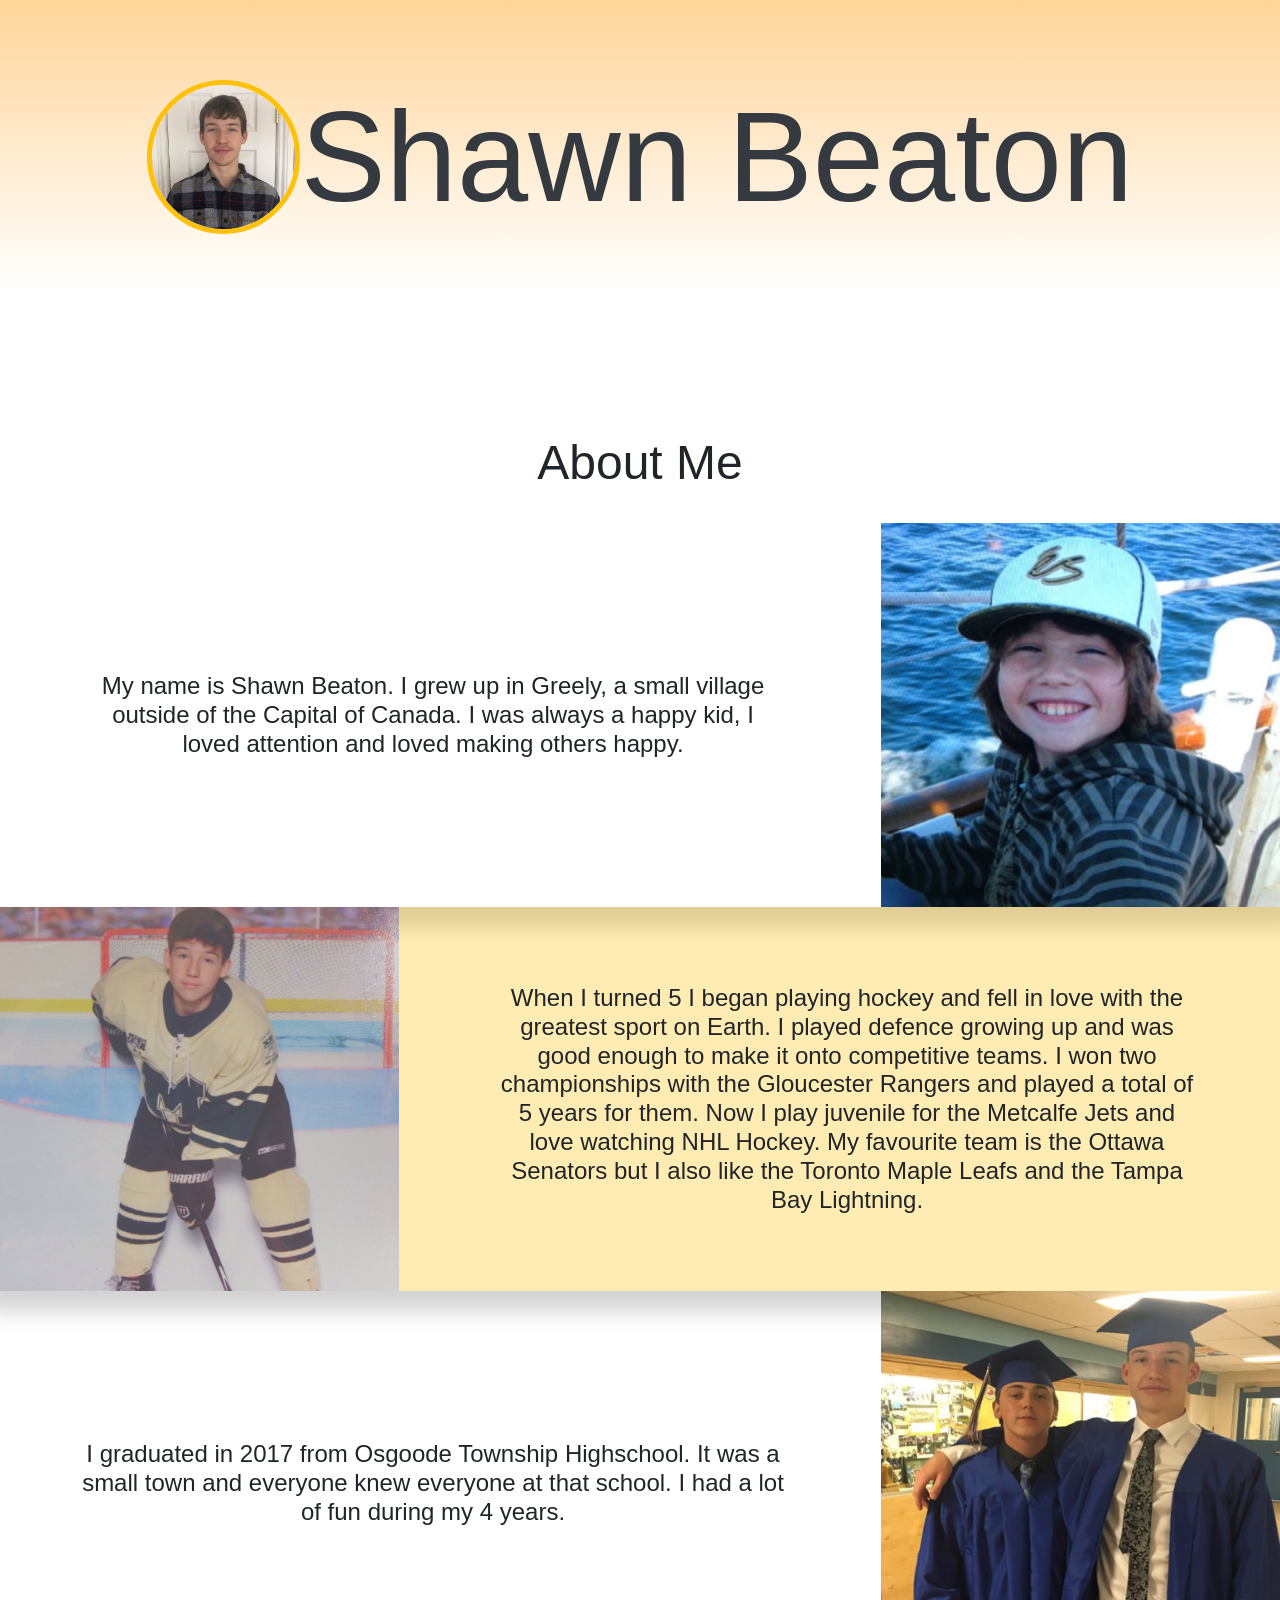
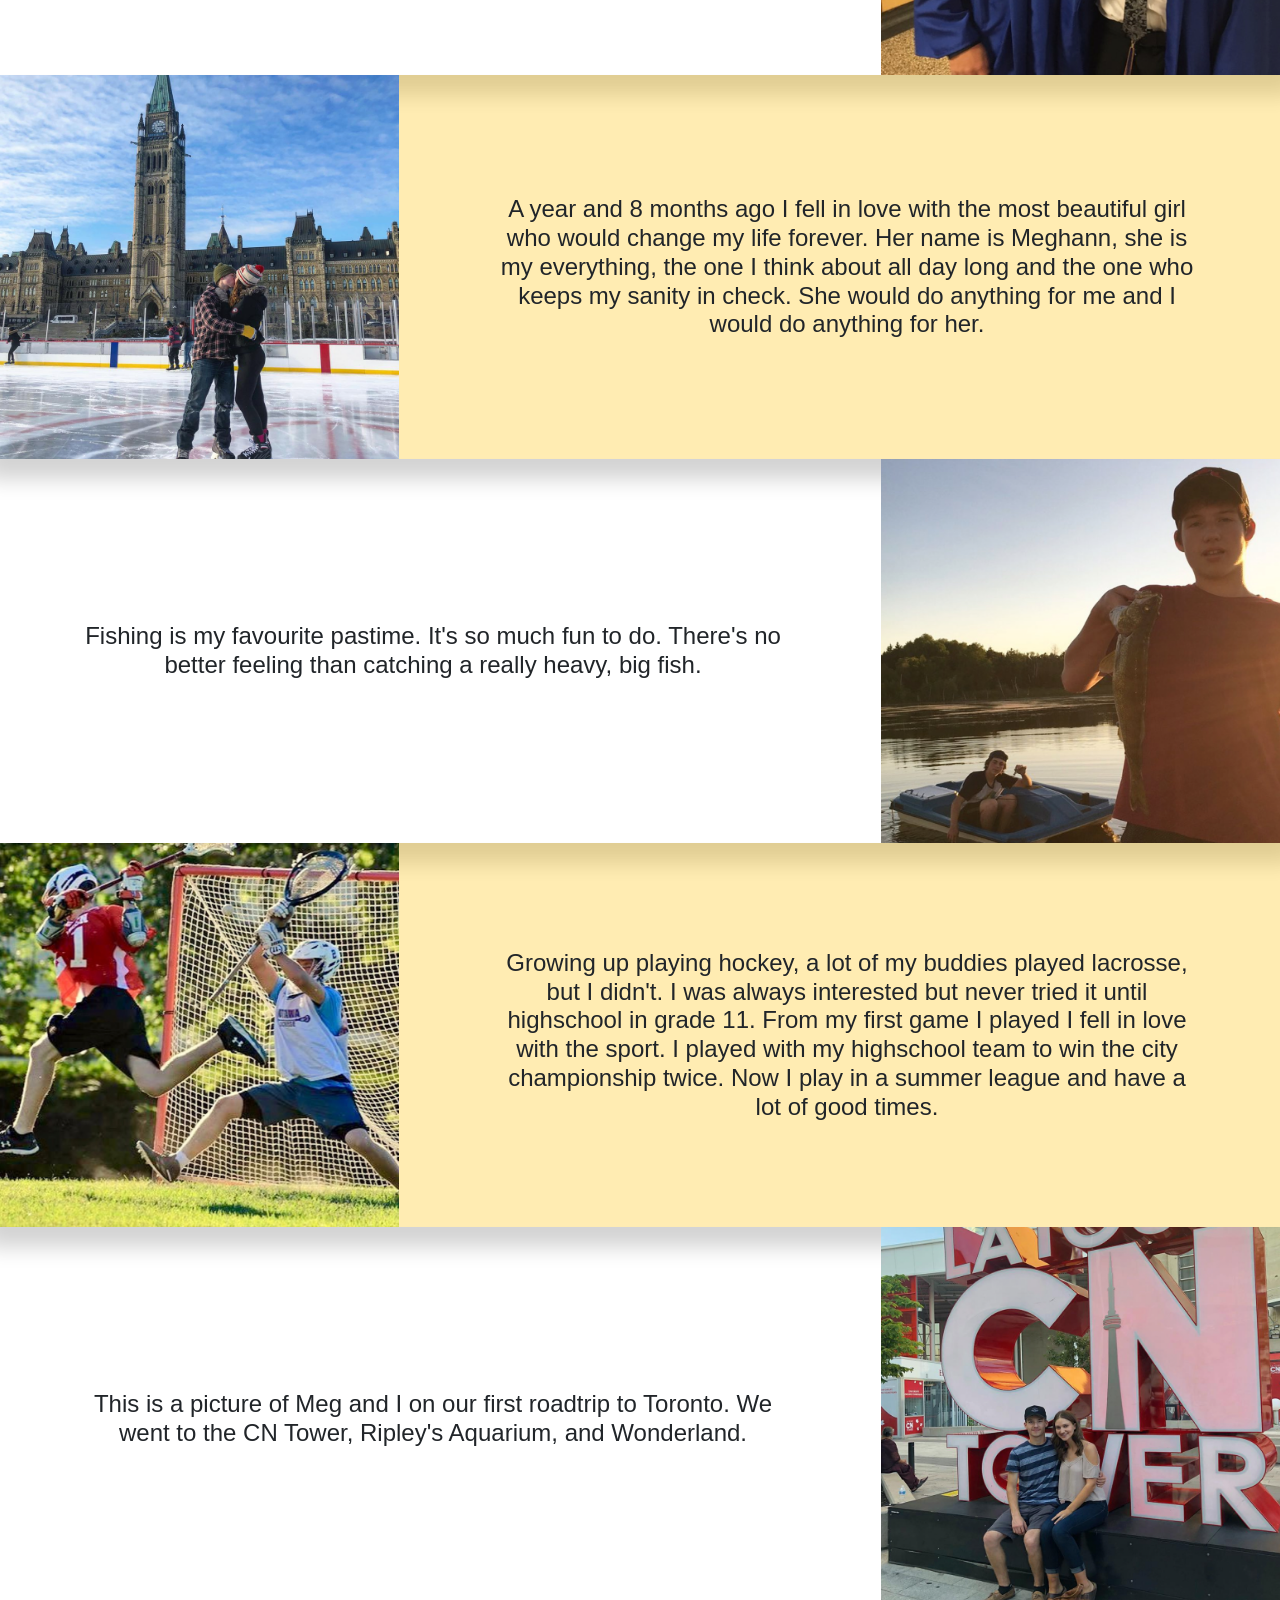
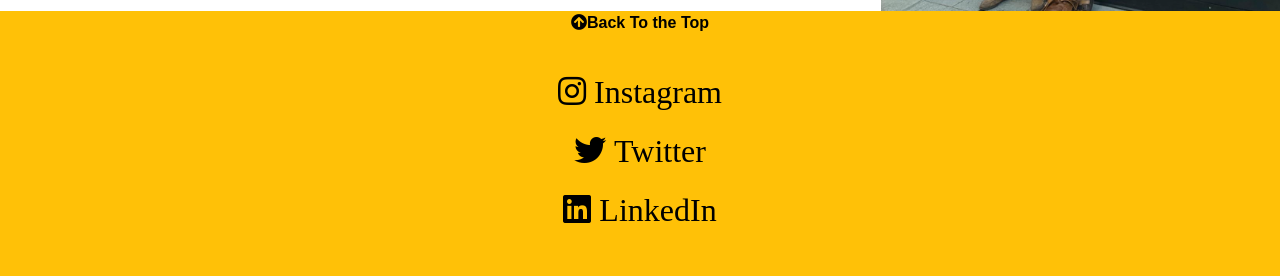
<file: about.html>
<!DOCTYPE html>
<html lang="en">

<head>

    <meta charset="UTF-8">
    <!--    To ensure proper rendering and touch zooming on mobile devices, add the viewport meta tag, like this:-->
    <meta name="viewport" content="width=device-width, initial-scale=1, shrink-to-fit=no">
    <meta name="author" content="Your name">
    <meta name="description" content="Bootstrap Template">

    <title>About - SB</title>
    <!-- Latest compiled and minified Bootstrap CSS -->
    <link rel="stylesheet" href="https://maxcdn.bootstrapcdn.com/bootstrap/4.0.0/css/bootstrap.min.css">
    <link rel="icon" type="image/png" href="img/favicon.png">

    <!--    To overwrite the bootstrap default CSS always link your main.css after bootstrap.min.css-->
    <link rel="stylesheet" href="css/main.css">
    <link rel="stylesheet" href="https://use.fontawesome.com/releases/v5.5.0/css/all.css" integrity="sha384-B4dIYHKNBt8Bc12p+WXckhzcICo0wtJAoU8YZTY5qE0Id1GSseTk6S+L3BlXeVIU" crossorigin="anonymous">

</head>

<body>

    <!-- YOUR CONTENT STARTS HERE -->
<nav class="navbar navbar-expand-sm navbar-light justify-content-end bg-warning fixed-top" id="navbar">
   <h1 class="display-4 text-dark text-left">Shawn Beaton</h1>
    <button class="navbar-toggler" type="button" data-toggle="collapse" data-target="#nav-content" aria-controls="nav-content" aria-expanded="false" aria-label="Toggle navigation">
    <span class="navbar-toggler-icon"></span>
</button>

<!-- Brand -->
<a class="navbar-brand" href="#"></a>

<!-- Links -->
    <div class="collapse navbar-collapse justify-content-end" id="nav-content">   
        <ul class="navbar-nav">
            <li class="nav-item">
            <a class="nav-link float-right" href="index.html">Home</a>
            </li>
            <li class="nav-item">
            <a class="nav-link float-right" href="skills.html">Skills</a>
            </li>
            <li class="nav-item">
            <a class="nav-link float-right" href="about.html">About</a>
            </li>
            <li class="nav-item">
            <a class="nav-link float-right" href="portfolio.html">Portfolio</a>
            </li>
            <li class="nav-item">
            <a class="nav-link float-right" href="contact.html">Contact</a>
            </li>
        </ul>
    </div>
</nav>
<main class="aboutmain">
<header class="text-dark">
    <img class="border border-3 border-warning rounded-circle" src="img/headshot.png">
    <h1 class="d-flex justify-content-center">Shawn Beaton</h1>
</header>
<h2 class="text-center size-1">About Me</h2>

<div class="section">
    <div class="row bgy">
        <p class="paragraph text-center h4 font-weight-normal">My name is Shawn Beaton. I grew up in Greely, a small village outside of the Capital of Canada. I was always a happy kid, I loved attention and loved making others happy.</p>
        <img src="[data-uri]" class="image" data-src="img/young.png" >
    </div>
    <div class="row bgy">
            <img src="[data-uri]" class="image" data-src="img/jets.png" alt="">
            <p class="paragraph text-center h4 font-weight-normal">When I turned 5 I began playing hockey and fell in love with the greatest sport on Earth. I played defence growing up and was good enough to make it onto competitive teams. I won two championships with the Gloucester Rangers and played a total of 5 years for them. Now I play juvenile for the Metcalfe Jets and love watching NHL Hockey. My favourite team is the Ottawa Senators but I also like the Toronto Maple Leafs and the Tampa Bay Lightning.</p>
    </div>
    <div class="row bgy">
        <p class="paragraph text-center h4 font-weight-normal">I graduated in 2017 from Osgoode Township Highschool. It was a small town and everyone knew everyone at that school. I had a lot of fun during my 4 years.</p>
        <img src="[data-uri]" class="image" data-src="img/grad.png" alt="">
    </div>
    <div class="row bgy">
        <img src="[data-uri]" class="image" data-src="img/kiss.png" alt="">
        <p class="paragraph text-center h4 font-weight-normal">A year and 8 months ago I fell in love with the most beautiful girl who would change my life forever. Her name is Meghann, she is my everything, the one I think about all day long and the one who keeps my sanity in check. She would do anything for me and I would do anything for her.</p>
    </div>
    <div class="row bgy">
        <p class="paragraph text-center h4 font-weight-normal">Fishing is my favourite pastime. It's so much fun to do. There's no better feeling than catching a really heavy, big fish. </p>
        <img src="[data-uri]" class="image" data-src="img/fish.png" alt="">
    </div>
    <div class="row bgy">
        <img src="[data-uri]" class="image" data-src="img/lax.png" alt="">
        <p class="paragraph text-center h4 font-weight-normal">Growing up playing hockey, a lot of my buddies played lacrosse, but I didn't. I was always interested but never tried it until highschool in grade 11. From my first game I played I fell in love with the sport. I played with my highschool team to win the city championship twice. Now I play in a summer league and have a lot of good times.</p>
    </div>
    <div class="row bgy">
        <p class="paragraph text-center h4 font-weight-normal">This is a picture of Meg and I on our first roadtrip to Toronto. We went to the CN Tower, Ripley's Aquarium, and Wonderland.</p>
        <img src="[data-uri]" class="image" data-src="img/cntower.png" alt="">
    </div>
    
    
</div>
 
 
<div class="bg-warning text-center"><a href="about.html"><i class="fas fa-arrow-circle-up"></i>Back To the Top</a></div> 
<footer>
    <div class="icons text-center d-flex bg-warning flex-column">
        <a href="https://https://www.instagram.com/shawnjbeaton"><i class="instagram fab mt-4 fa-2x fa-instagram"> Instagram</i></a>
        <a href="https://www.twitter.com/shawnjbeaton"><i class="twitter fab fa-2x mt-4 fa-twitter"> Twitter</i></a>
        <a href="https://www.linkedin.com/in/shawn-beaton-b83958171/"><i class="linkedin fab fa-2x mt-4 fa-linkedin"> LinkedIn</i></a>
    </div>
</footer>



</main>
   <!-- YOUR CONTENT ENDS HERE -->


    <!-- JavaScript: placed at the end of the document so the pages load faster -->

    <!-- jQuery library -->
    <script src="js/script.js"></script>
    <script src=" https://code.jquery.com/jquery-3.2.1.slim.min.js "></script>
    <!-- Popper -->
    <script src="https://cdnjs.cloudflare.com/ajax/libs/popper.js/1.12.9/umd/popper.min.js "></script>
    <!-- Latest compiled and minified Bootstrap JavaScript -->
    <script src="https://maxcdn.bootstrapcdn.com/bootstrap/4.0.0/js/bootstrap.min.js "></script>
</body>
</html>
</file>
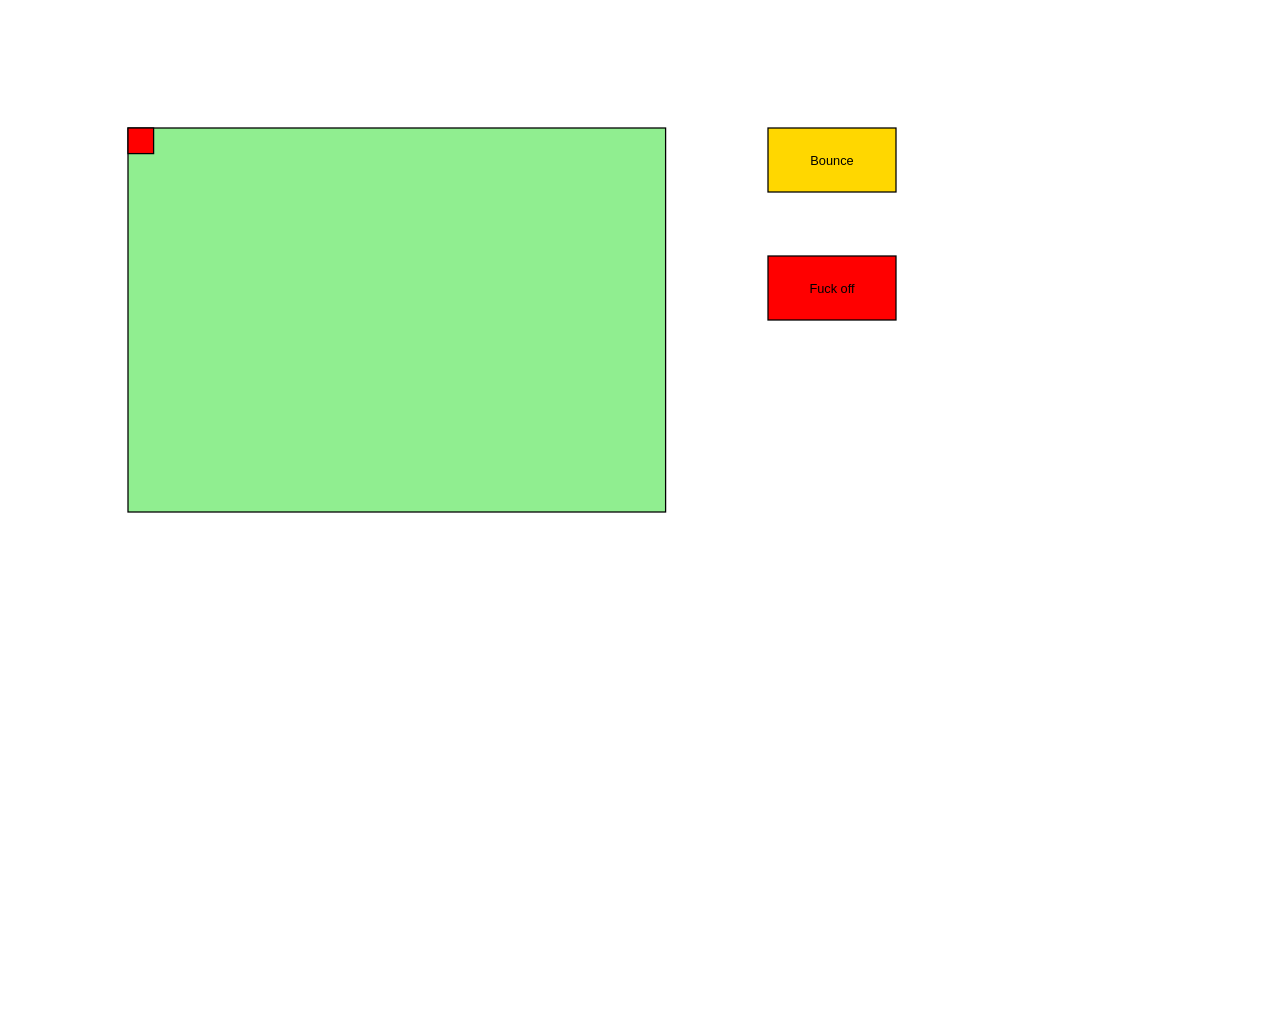
<file: bounce.html>
<!DOCTYPE html>
<html lang="en">
<head>
    <meta charset="UTF-8">
    <title>Ball Bounce</title>
    <script src="js/raphael.min.js"></script>
    <script src="js/script.js"></script>
    <link rel="stylesheet" href="css/main.css">
    <link rel="stylesheet" href="https://maxcdn.bootstrapcdn.com/bootstrap/4.0.0/css/bootstrap.min.css">
    <link rel="icon" type="image/png" href="img/favicon.png">
    <link rel="stylesheet" href="css/main.css">
    <link rel="stylesheet" href="https://use.fontawesome.com/releases/v5.5.0/css/all.css" integrity="sha384-B4dIYHKNBt8Bc12p+WXckhzcICo0wtJAoU8YZTY5qE0Id1GSseTk6S+L3BlXeVIU" crossorigin="anonymous">
</head>
<body>
<div id="bounce"></div>

</body> 
    <script src="js/bounce.js"></script>
    <script src=" https://code.jquery.com/jquery-3.2.1.slim.min.js "></script>
    <!-- Popper -->
    <script src="https://cdnjs.cloudflare.com/ajax/libs/popper.js/1.12.9/umd/popper.min.js "></script>
    <!-- Latest compiled and minified Bootstrap JavaScript -->
    <script src="https://maxcdn.bootstrapcdn.com/bootstrap/4.0.0/js/bootstrap.min.js "></script>

</html>
</file>
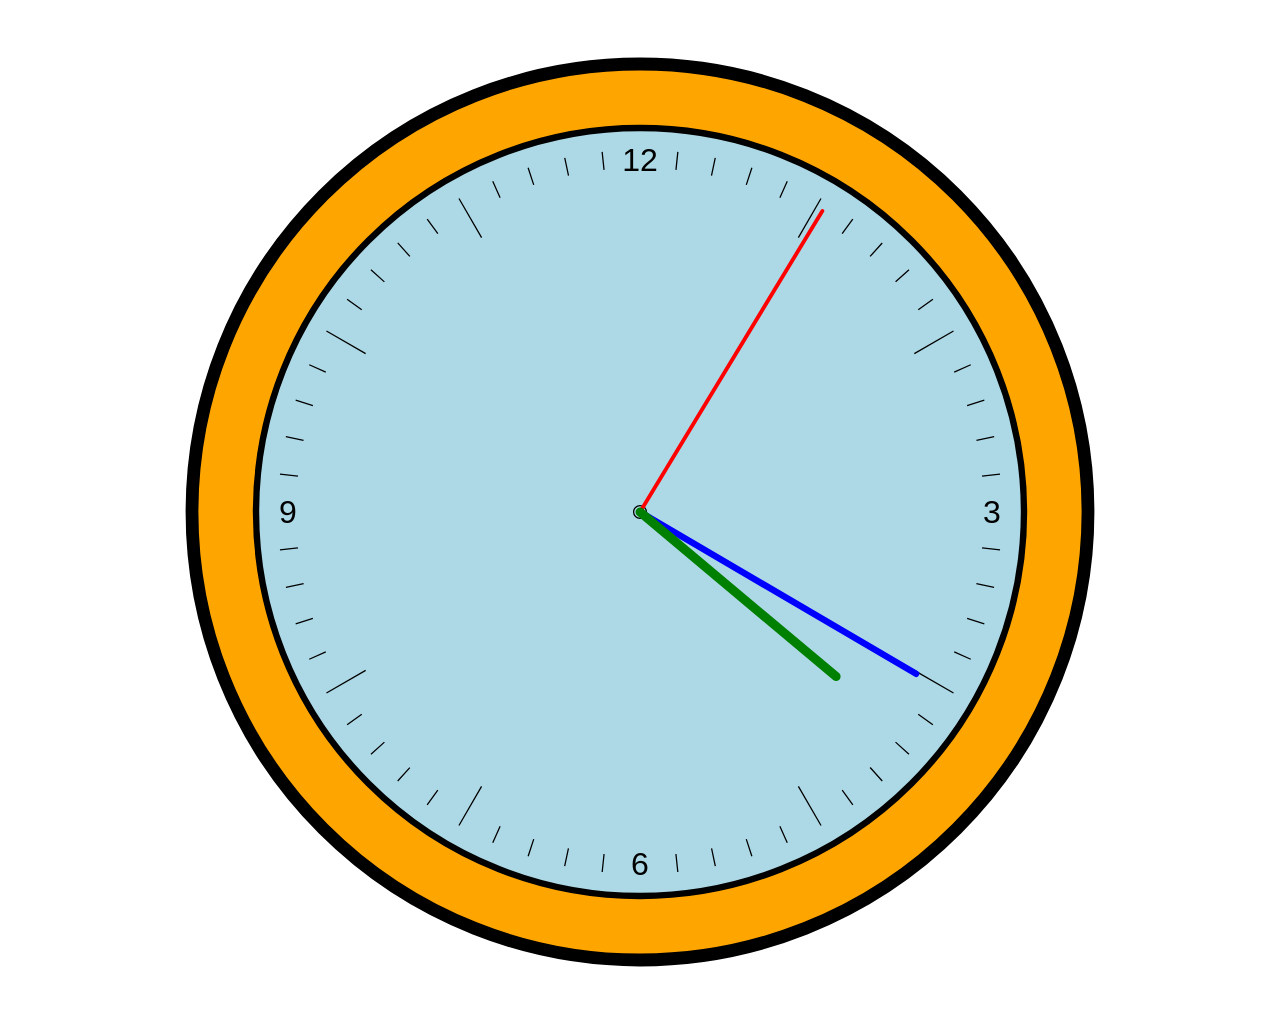
<file: clock.html>
<!DOCTYPE html>
<html lang="en">
<head>
    <meta charset="UTF-8">
    <title>Clock</title>
    <script src="js/raphael.min.js"></script>
    <script src="js/script.js"></script>
    <link rel="stylesheet" href="css/main.css">
    <link rel="stylesheet" href="https://maxcdn.bootstrapcdn.com/bootstrap/4.0.0/css/bootstrap.min.css">
    <link rel="icon" type="image/png" href="img/favicon.png">
    <link rel="stylesheet" href="css/main.css">
    <link rel="stylesheet" href="https://use.fontawesome.com/releases/v5.5.0/css/all.css" integrity="sha384-B4dIYHKNBt8Bc12p+WXckhzcICo0wtJAoU8YZTY5qE0Id1GSseTk6S+L3BlXeVIU" crossorigin="anonymous">
</head>
<body>
<div id="clock"></div>

</body> 
    <script src="js/clock.js"></script>
    <script src=" https://code.jquery.com/jquery-3.2.1.slim.min.js "></script>
    <!-- Popper -->
    <script src="https://cdnjs.cloudflare.com/ajax/libs/popper.js/1.12.9/umd/popper.min.js "></script>
    <!-- Latest compiled and minified Bootstrap JavaScript -->
    <script src="https://maxcdn.bootstrapcdn.com/bootstrap/4.0.0/js/bootstrap.min.js "></script>

</html>
</file>
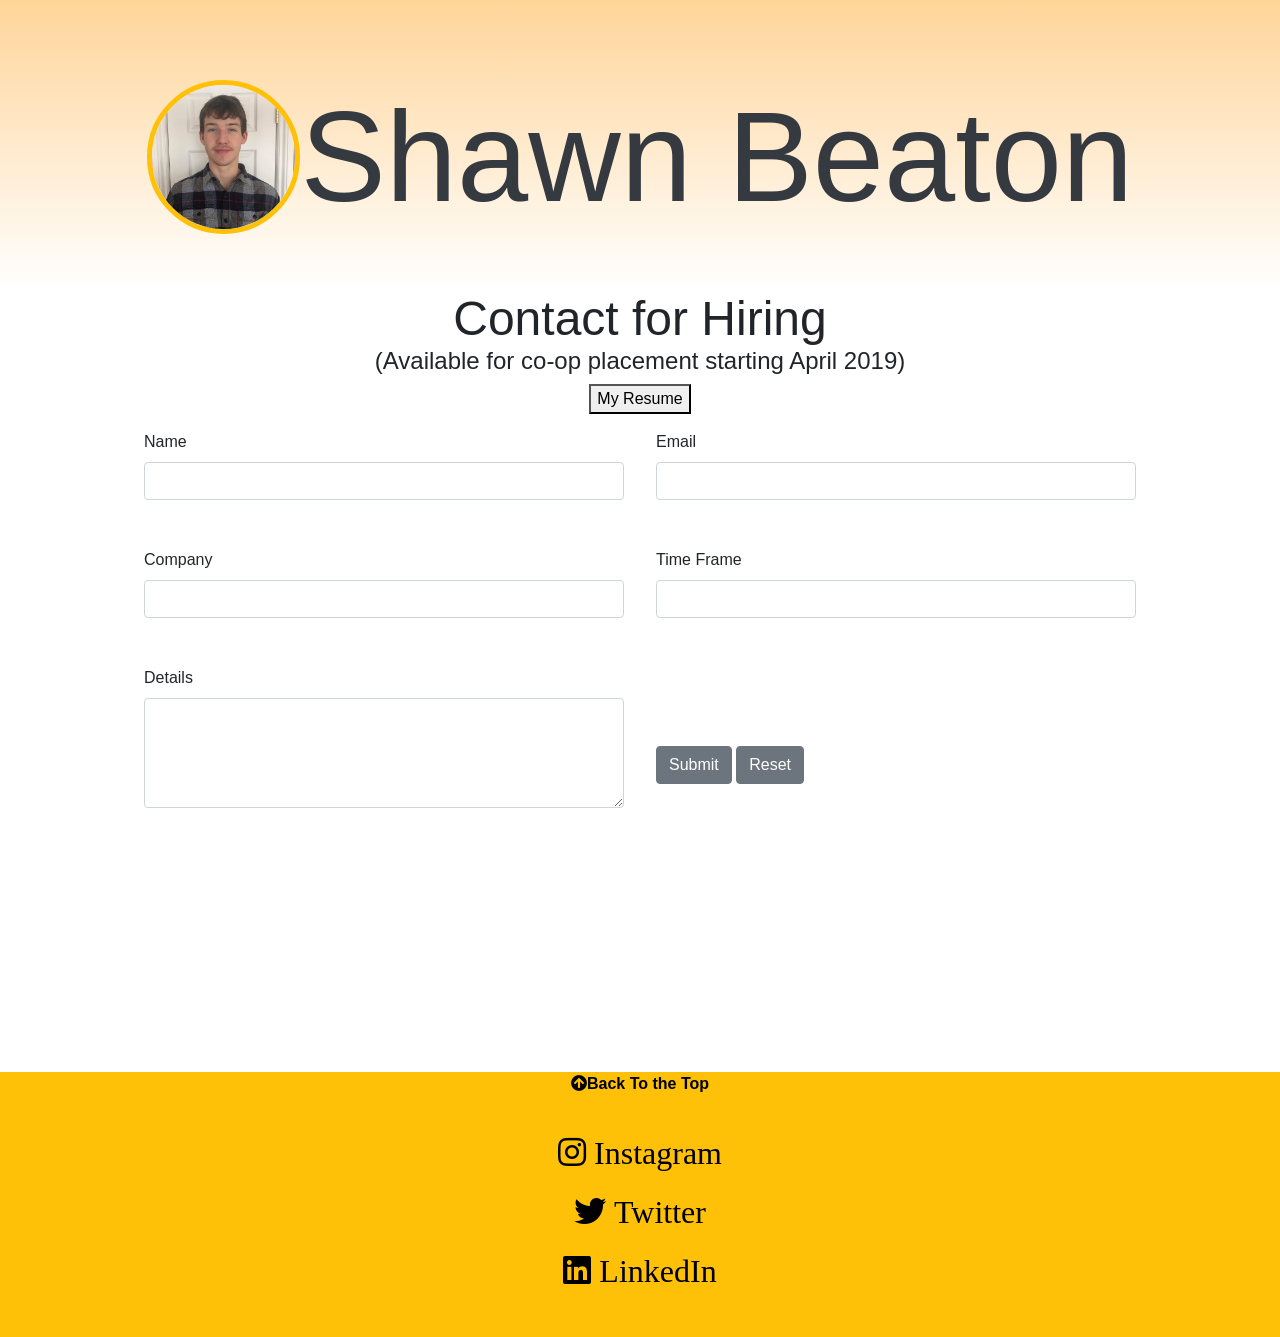
<file: contact.html>
<!DOCTYPE html>
<html lang="en">

<head>

    <meta charset="UTF-8">
    <!--    To ensure proper rendering and touch zooming on mobile devices, add the viewport meta tag, like this:-->
    <meta name="viewport" content="width=device-width, initial-scale=1, shrink-to-fit=no">
    <meta name="author" content="Your name">
    <meta name="description" content="Bootstrap Template">

    <title>Contact -SB</title>
    <!-- Latest compiled and minified Bootstrap CSS -->
    <link rel="stylesheet" href="https://maxcdn.bootstrapcdn.com/bootstrap/4.0.0/css/bootstrap.min.css">
    <link rel="icon" type="image/png" href="img/favicon.png">

    <!--    To overwrite the bootstrap default CSS always link your main.css after bootstrap.min.css-->
    <link rel="stylesheet" href="css/main.css">
    <link rel="stylesheet" href="https://use.fontawesome.com/releases/v5.5.0/css/all.css" integrity="sha384-B4dIYHKNBt8Bc12p+WXckhzcICo0wtJAoU8YZTY5qE0Id1GSseTk6S+L3BlXeVIU" crossorigin="anonymous">

</head>

<body>

    <!-- YOUR CONTENT STARTS HERE -->
<nav class="navbar navbar-expand-sm navbar-light justify-content-end bg-warning fixed-top" id="navbar">
   <h1 class="display-4 text-dark text-left">Shawn Beaton</h1>
    <button class="navbar-toggler" type="button" data-toggle="collapse" data-target="#nav-content" aria-controls="nav-content" aria-expanded="false" aria-label="Toggle navigation">
    <span class="navbar-toggler-icon"></span>
</button>

<!-- Brand -->
<a class="navbar-brand" href="#"></a>

<!-- Links -->
    <div class="collapse navbar-collapse justify-content-end" id="nav-content">   
        <ul class="navbar-nav">
            <li class="nav-item">
            <a class="nav-link float-right" href="index.html">Home</a>
            </li>
            <li class="nav-item">
            <a class="nav-link float-right" href="skills.html">Skills</a>
            </li>
            <li class="nav-item">
            <a class="nav-link float-right" href="about.html">About</a>
            </li>
            <li class="nav-item">
            <a class="nav-link float-right" href="portfolio.html">Portfolio</a>
            </li>
            <li class="nav-item">
            <a class="nav-link float-right" href="contact.html">Contact</a>
            </li>
        </ul>
    </div>
</nav>
<main>
<header class="text-dark bg-danger">
    <img class="border border-3 border-warning rounded-circle" src="img/headshot.png">
    <h1 class="d-flex justify-content-center">Shawn Beaton</h1>
</header>

<h2 class="text-center size-1 m-0">Contact for Hiring</h2>
<h4 class="text-center">(Available for co-op placement starting April 2019)</h4>
<a href="Shawns_Resume.pdf" target="_blank"><button class="mx-auto d-block m-0">My Resume</button></a>

<!--<img class="graph" src="img/graph.png">-->

<form id="form" onsubmit="return validateProfile()" name="contact" class="mx-auto">
    <fieldset class="form-group">
        <label for="name">Name</label>
        <span id="namealert" class="alert"></span>
        <input type="text" class="form-control" id="name" name="name">
    </fieldset>
    
    <fieldset class="form-group">
        <label for="email">Email</label>
    <span id="emailalert" class="alert"></span>
        <input type="text" class="form-control" id="email" name="email">
    </fieldset>
    <fieldset class="form-group">
        <label for="company">Company</label>
    <span id="companyalert" class="alert"></span>
        <input type="text" class="form-control" id="company" name="company">
    </fieldset>
    <fieldset class="form-group">
        <label for="timeframe">Time Frame</label>
    <span id="timeframealert" class="alert"></span>
        <input type="text" class="form-control" id="timeframe" name="timeframe">
    </fieldset>
    <fieldset class="form-group">
        <label for="details">Details</label>
    <span id="detailsalert" class="alert"></span>
        <textarea type="text" class="form-control" rows="4" id="details" name="details"></textarea>
    </fieldset>
    <button  type="submit" onclick="validateProfile()" class="btn btn-secondary">Submit</button>
    <button type="reset" class="btn btn-secondary">Reset</button>
</form>

<div class="b2t bg-warning text-center"><a href="contact.html"><i class="fas fa-arrow-circle-up"></i>Back To the Top</a></div>
<footer>
    <div class="icons text-center d-flex bg-warning flex-column">
        <a href="https://https://www.instagram.com/shawnjbeaton"><i class="instagram fab mt-4 fa-2x fa-instagram"> Instagram</i></a>
        <a href="https://www.twitter.com/shawnjbeaton"><i class="twitter fab fa-2x mt-4 fa-twitter"> Twitter</i></a>
        <a href="https://www.linkedin.com/in/shawn-beaton-b83958171/"><i class="linkedin fab fa-2x mt-4 fa-linkedin"> LinkedIn</i></a>
    </div>
</footer>




</main>  
    
    <script src="js/scripts.js"></script>
    <script src=" https://code.jquery.com/jquery-3.2.1.slim.min.js "></script>
    <!-- Popper -->
    <script src="https://cdnjs.cloudflare.com/ajax/libs/popper.js/1.12.9/umd/popper.min.js "></script>
    <!-- Latest compiled and minified Bootstrap JavaScript -->
    <script src="https://maxcdn.bootstrapcdn.com/bootstrap/4.0.0/js/bootstrap.min.js "></script>
    <script src="js/validate.js"></script>
    <script src="js/events.js"></script>
</body>

</html>
</file>
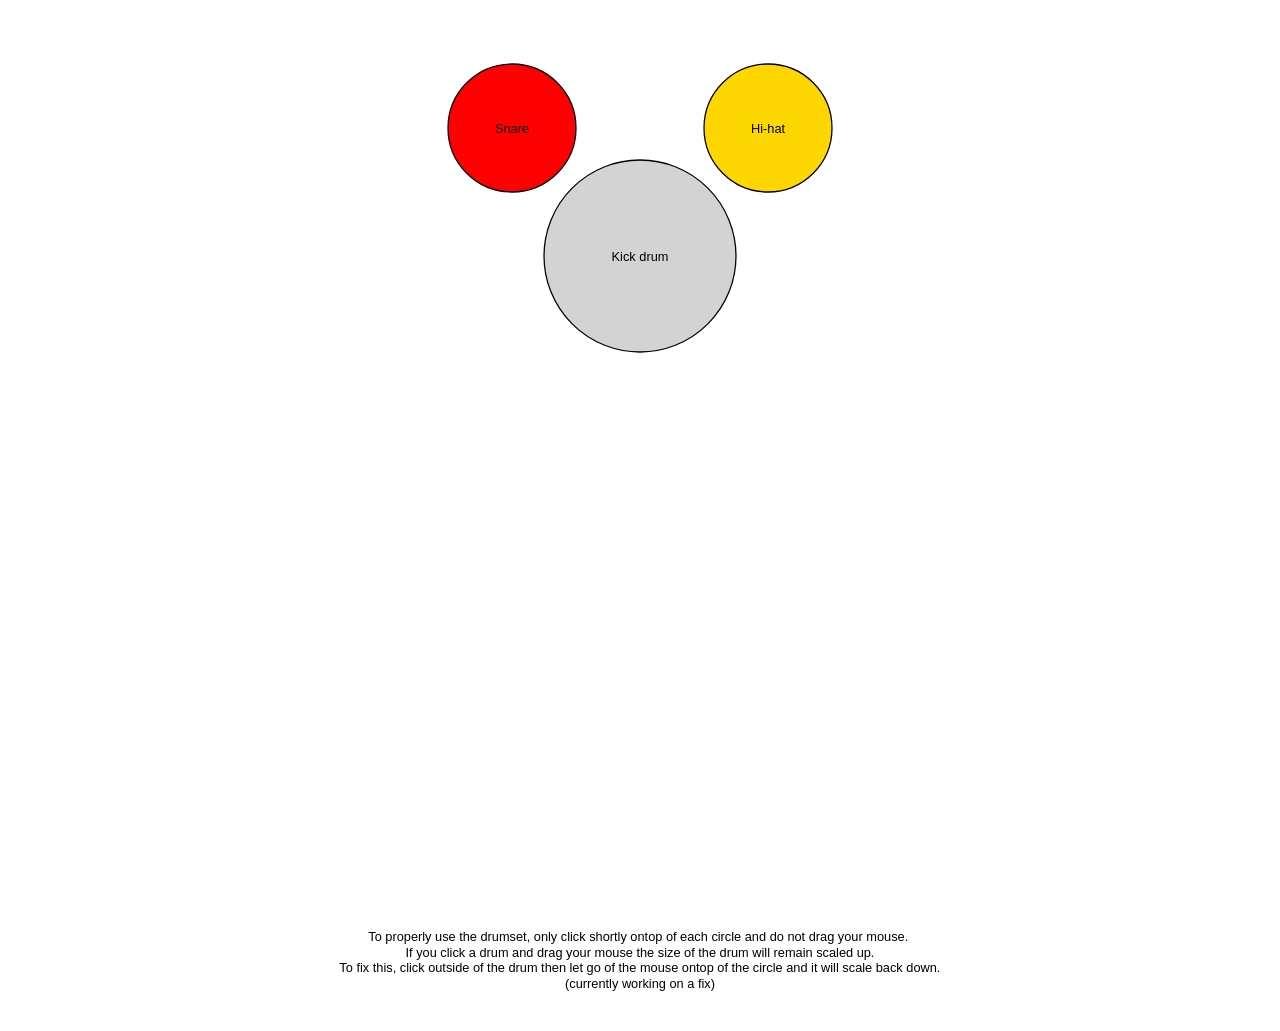
<file: drum.html>
<!DOCTYPE html>
<html lang="en">
<head>
    <meta charset="UTF-8">
    <title>Drumset</title>
    <script src="js/raphael.min.js"></script>
    <script src="js/script.js"></script>
    <link rel="stylesheet" href="css/main.css">
    <link rel="stylesheet" href="https://maxcdn.bootstrapcdn.com/bootstrap/4.0.0/css/bootstrap.min.css">
    <link rel="icon" type="image/png" href="img/favicon.png">
    <link rel="stylesheet" href="css/main.css">
    <link rel="stylesheet" href="https://use.fontawesome.com/releases/v5.5.0/css/all.css" integrity="sha384-B4dIYHKNBt8Bc12p+WXckhzcICo0wtJAoU8YZTY5qE0Id1GSseTk6S+L3BlXeVIU" crossorigin="anonymous">
</head>

<body>
<div id="drum"></div>

<audio id="snare" preload="auto">
  <source src="sounds/snare.mp3" type="audio/mp3">
</audio>

<audio id="kickdrum" preload="auto">
  <source src="sounds/kick%20drum.mp3" type="audio/mp3">
</audio>

<audio id="hihat" preload="auto">
  <source src="sounds/hi%20hat.mp3" type="audio/mp3">
</audio>

</body> 
    <script src="js/drum.js"></script>
    <script src=" https://code.jquery.com/jquery-3.2.1.slim.min.js "></script>
    <script src="https://cdnjs.cloudflare.com/ajax/libs/popper.js/1.12.9/umd/popper.min.js "></script>
    <script src="https://maxcdn.bootstrapcdn.com/bootstrap/4.0.0/js/bootstrap.min.js "></script>
</html>
</file>
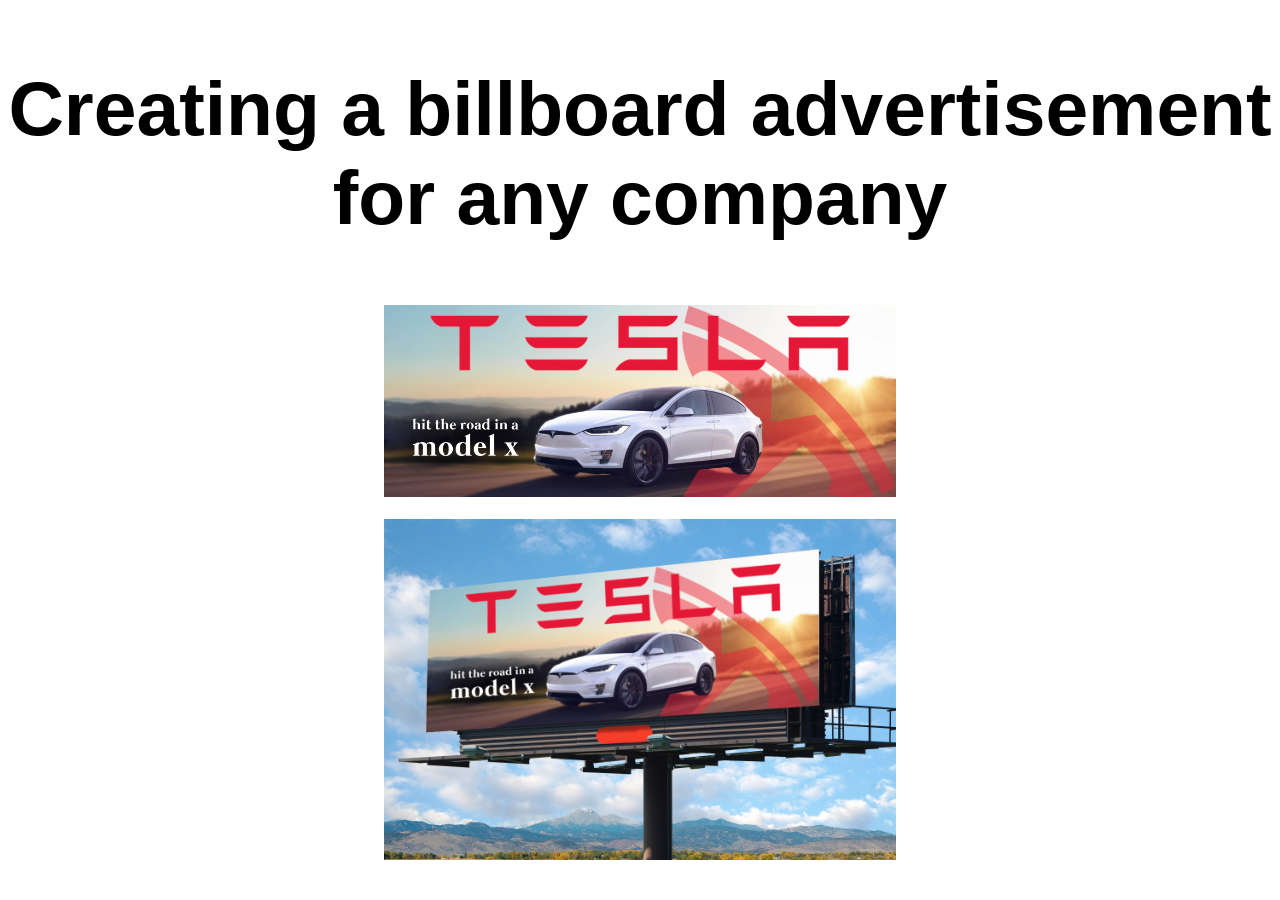
<file: lab4.html>
<!DOCTYPE html>
<html lang="en">
<head>
    <meta charset="UTF-8">
    <title>Tesla Billboard Ad</title>
    <link rel="stylesheet" href="css/photoshop.css">
    <meta name="viewport" content="width=device-width, initial-scale=1.0">
</head>
<body>
<h2>Creating a billboard advertisement for any company</h2>
<h1></h1>
<img src="img/Billboard.png" alt="">
<h1></h1>
<img src="img/billboard2.png" alt="">
    
</body>
</html>
</file>
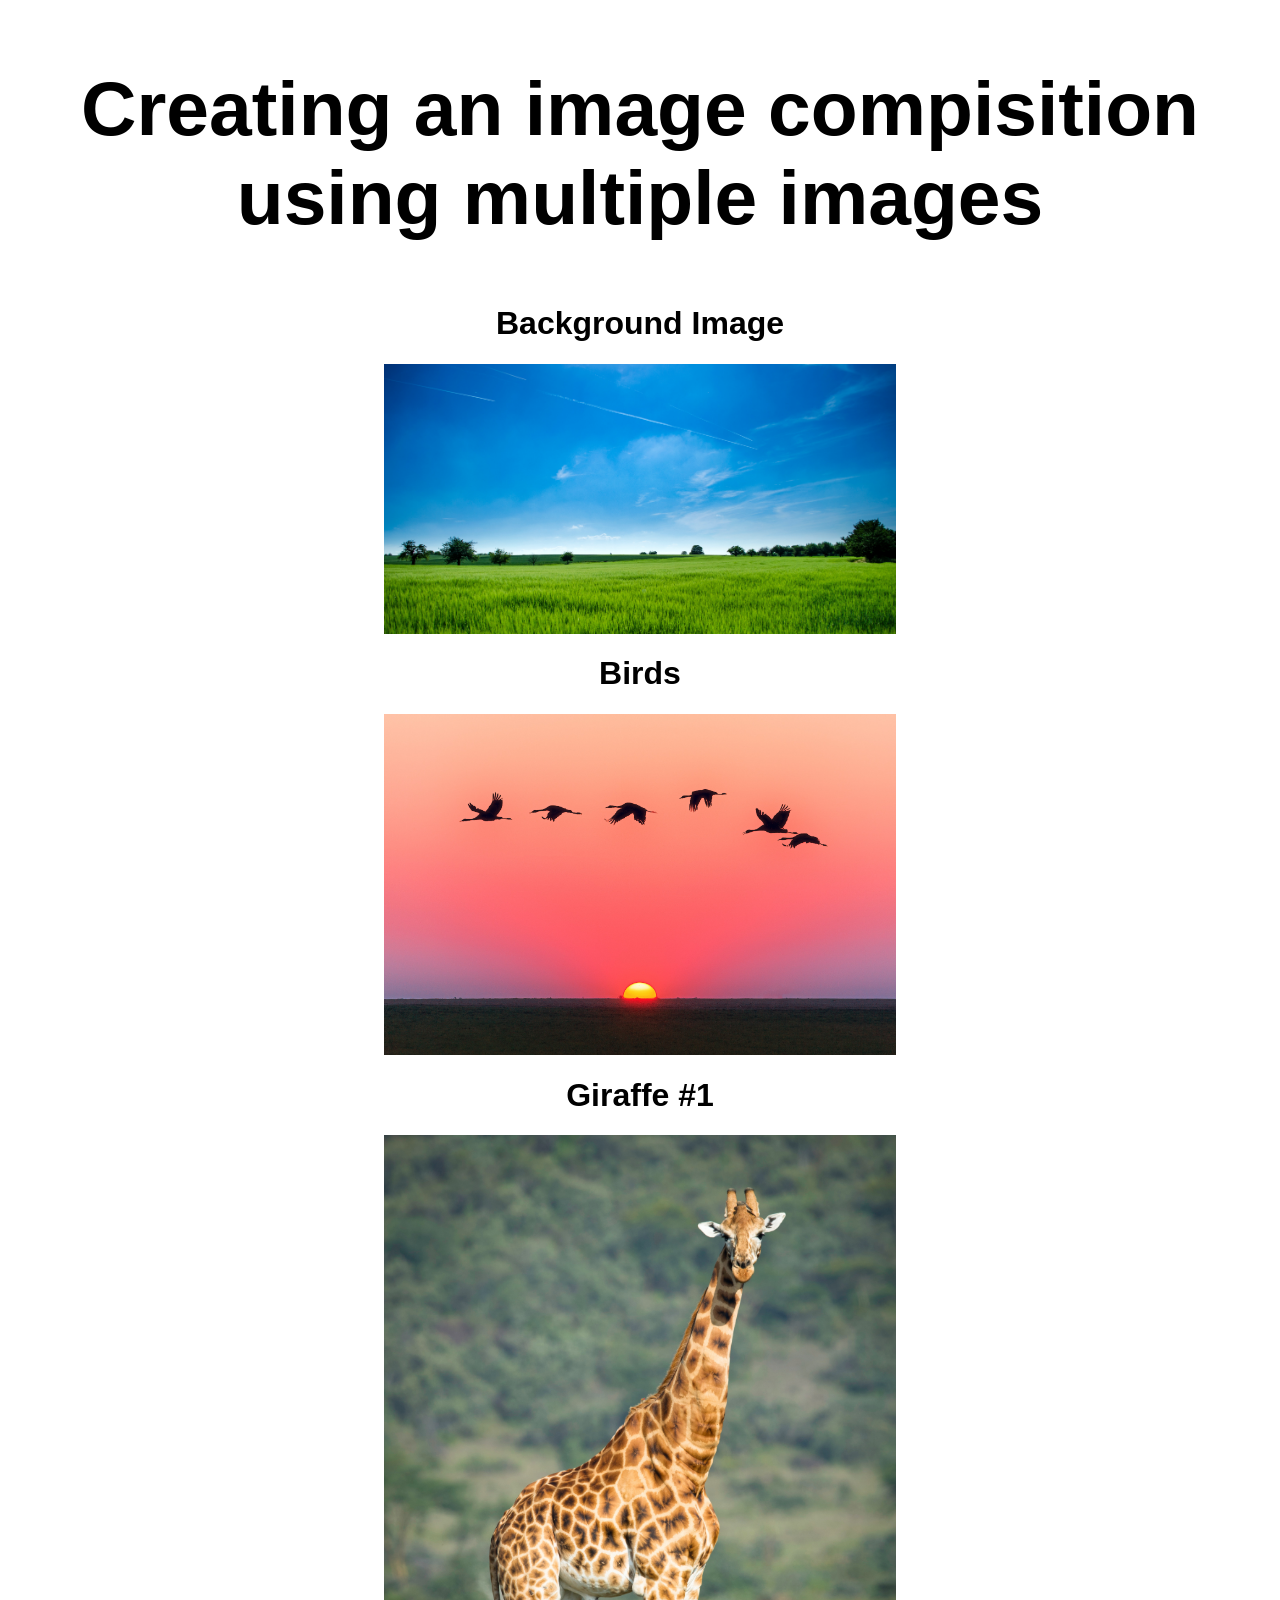
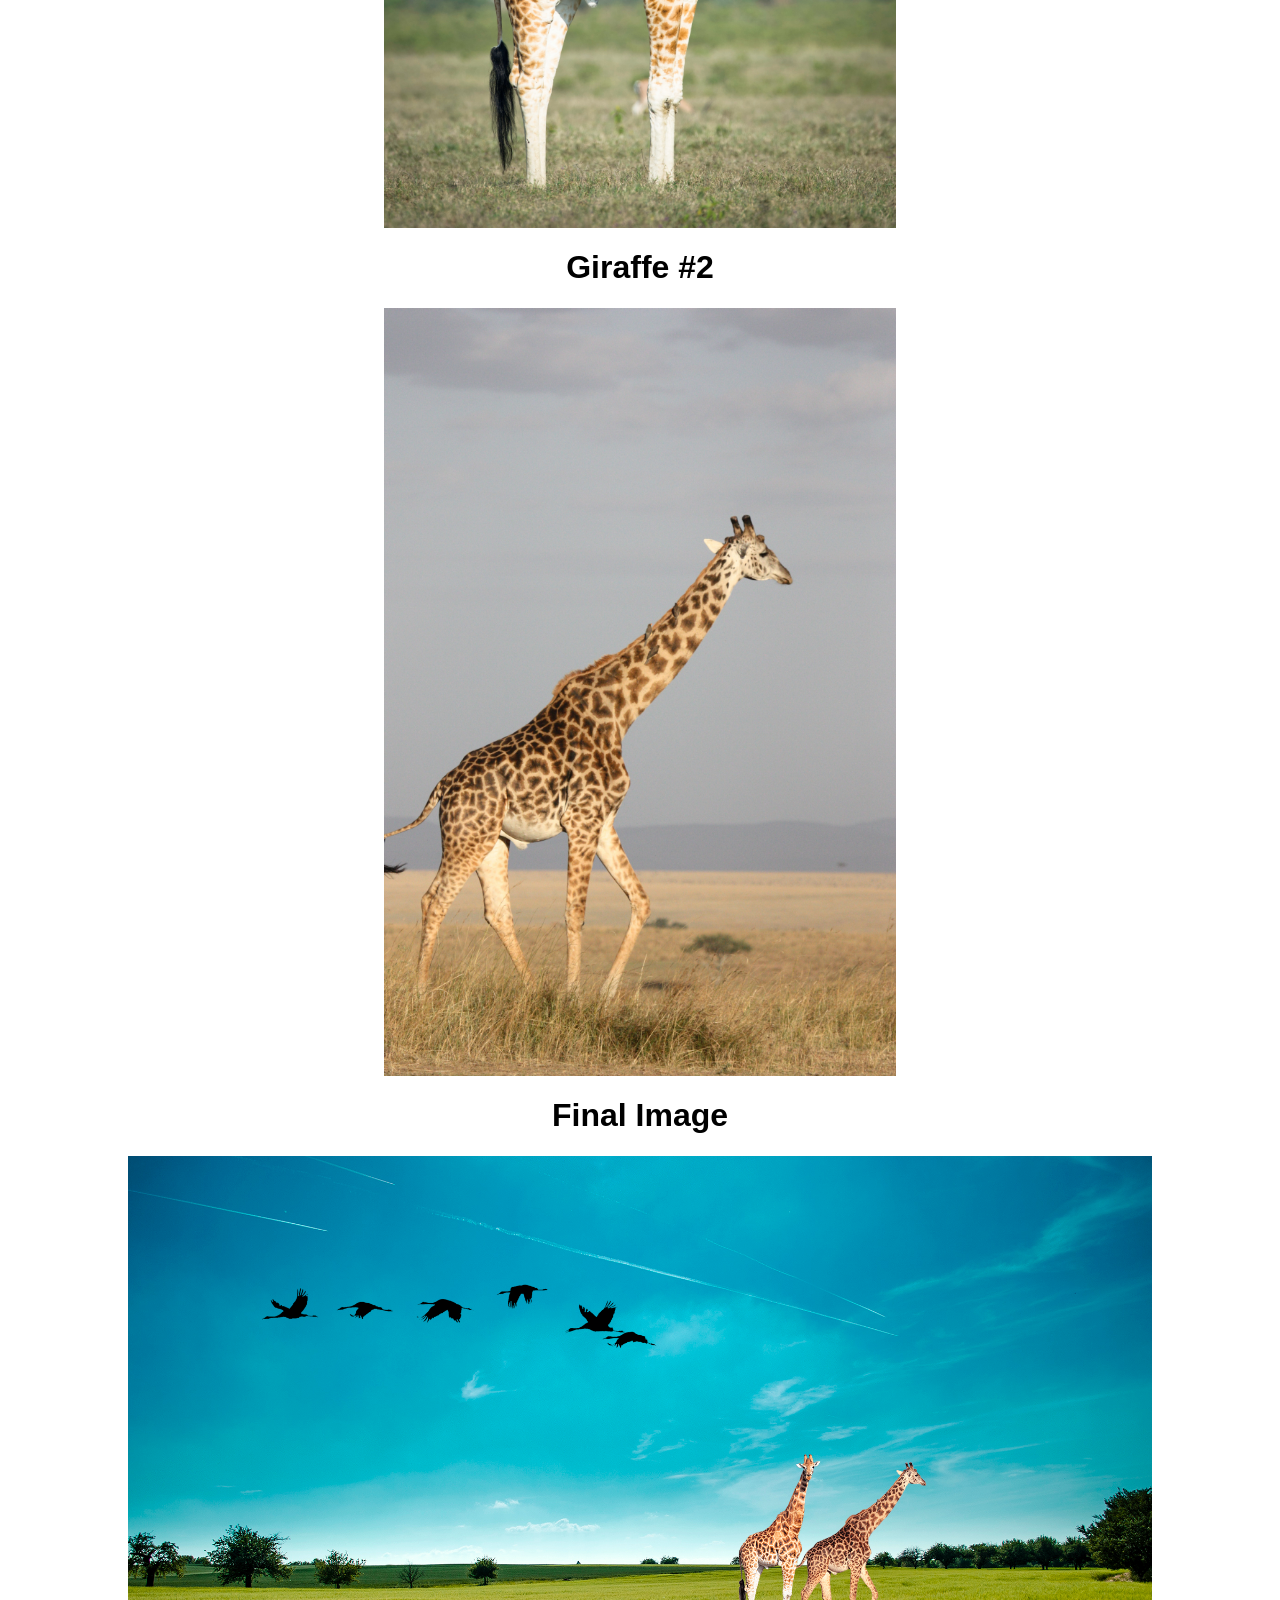
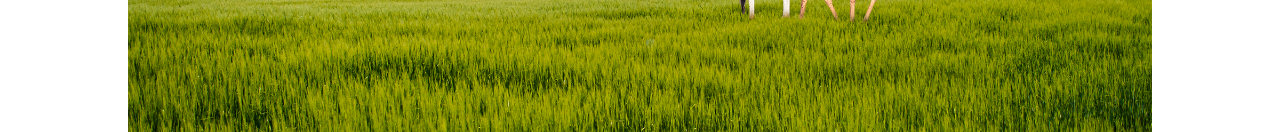
<file: lab5.html>
<!DOCTYPE html>
<html lang="en">
<head>
    <meta charset="UTF-8">
    <title>Image Compisition</title>
    <link rel="stylesheet" href="css/photoshop.css">
    <meta name="viewport" content="width=device-width, initial-scale=1.0">
</head>
<body>
    
<h2>Creating an image compisition using multiple images</h2>
<h1>Background Image</h1>
<img src="img/field%20bg.jpg" alt="">
<h1>Birds</h1>
<img src="img/birds.jpg" alt="">
<h1>Giraffe #1</h1>
<img src="img/giraffe1.jpg" alt="">
<h1>Giraffe #2</h1>
<img src="img/giraffe2.jpg" alt="">
<h1>Final Image</h1>
<img class="comp" src="img/image%20compisition.png" alt="">
</body>
</html>
</file>
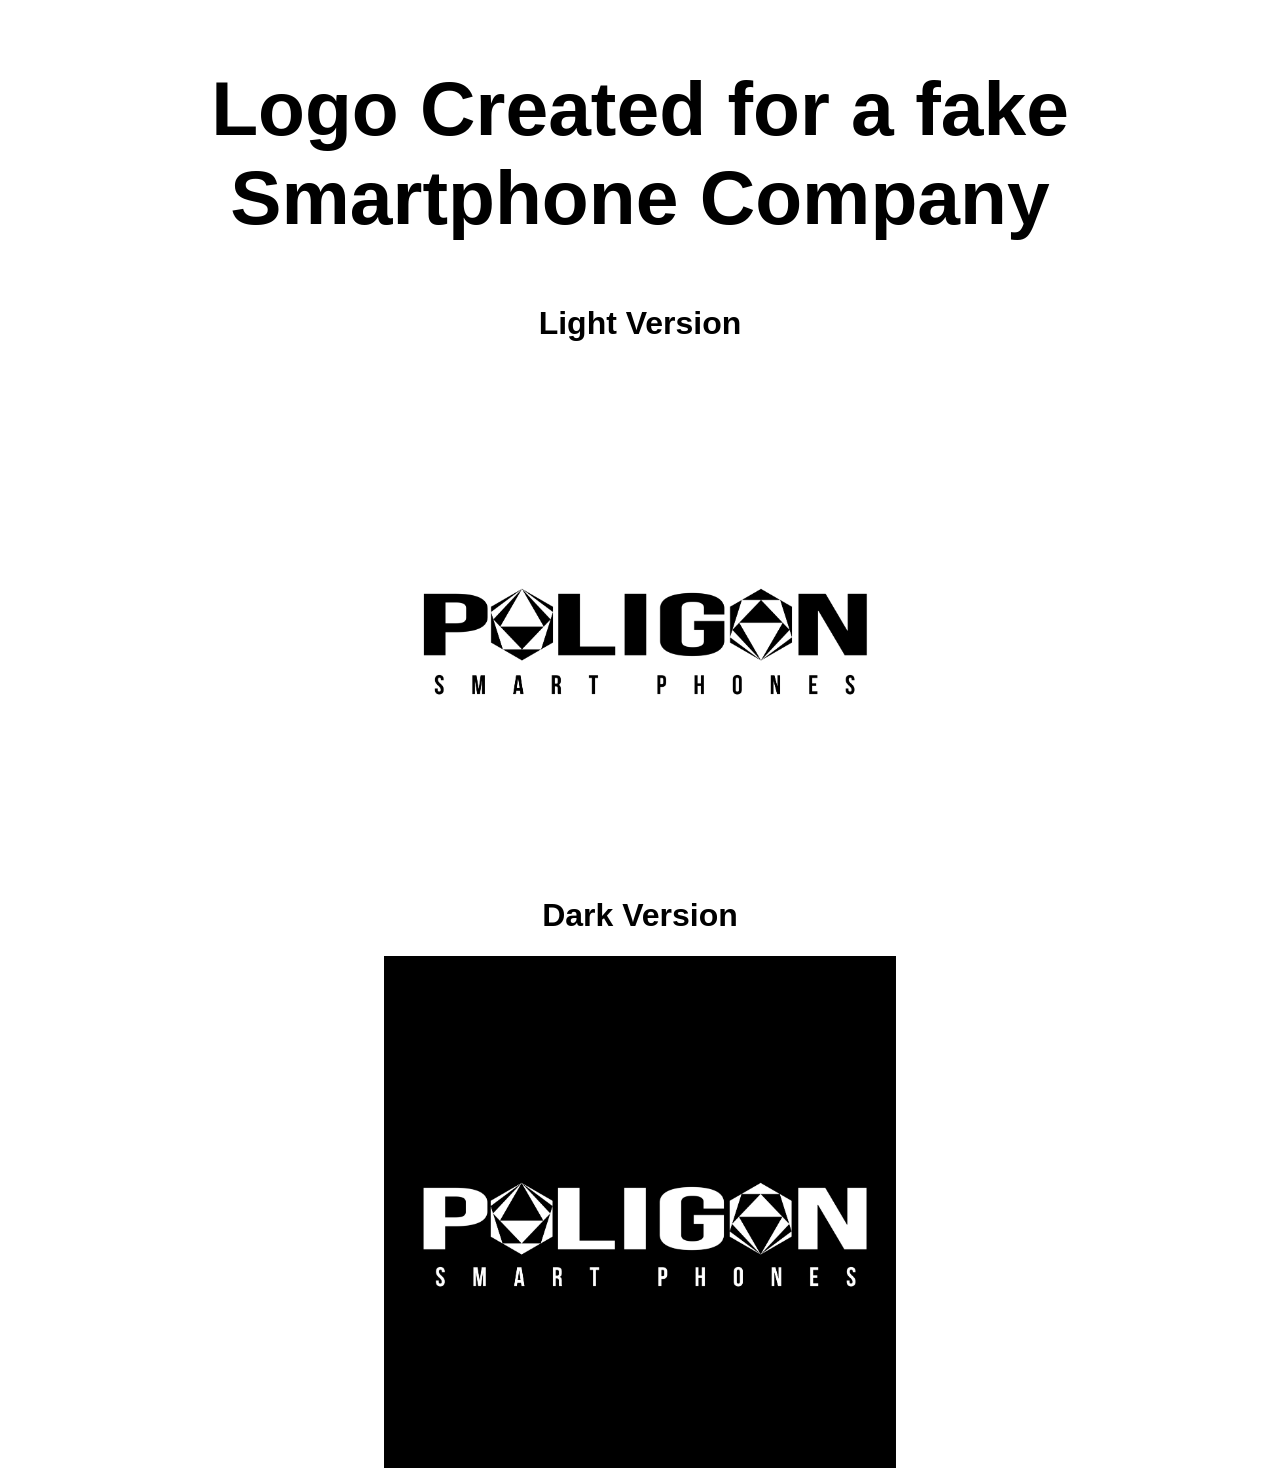
<file: lab9.html>
<!DOCTYPE html>
<html lang="en">
<head>
    <meta charset="UTF-8">
    <title>Fake Smartphone Company</title>
    <link rel="stylesheet" href="css/photoshop.css">
    <meta name="viewport" content="width=device-width, initial-scale=1.0">
</head>
<body>
<h2>Logo Created for a fake Smartphone Company</h2>
<h1>Light Version</h1>
<img src="img/smartphone%20light-01-01.png" alt="">
<h1>Dark Version</h1>
<img src="img/smartphone%20dark-01-02.png" alt="">
</body>
</html>
</file>
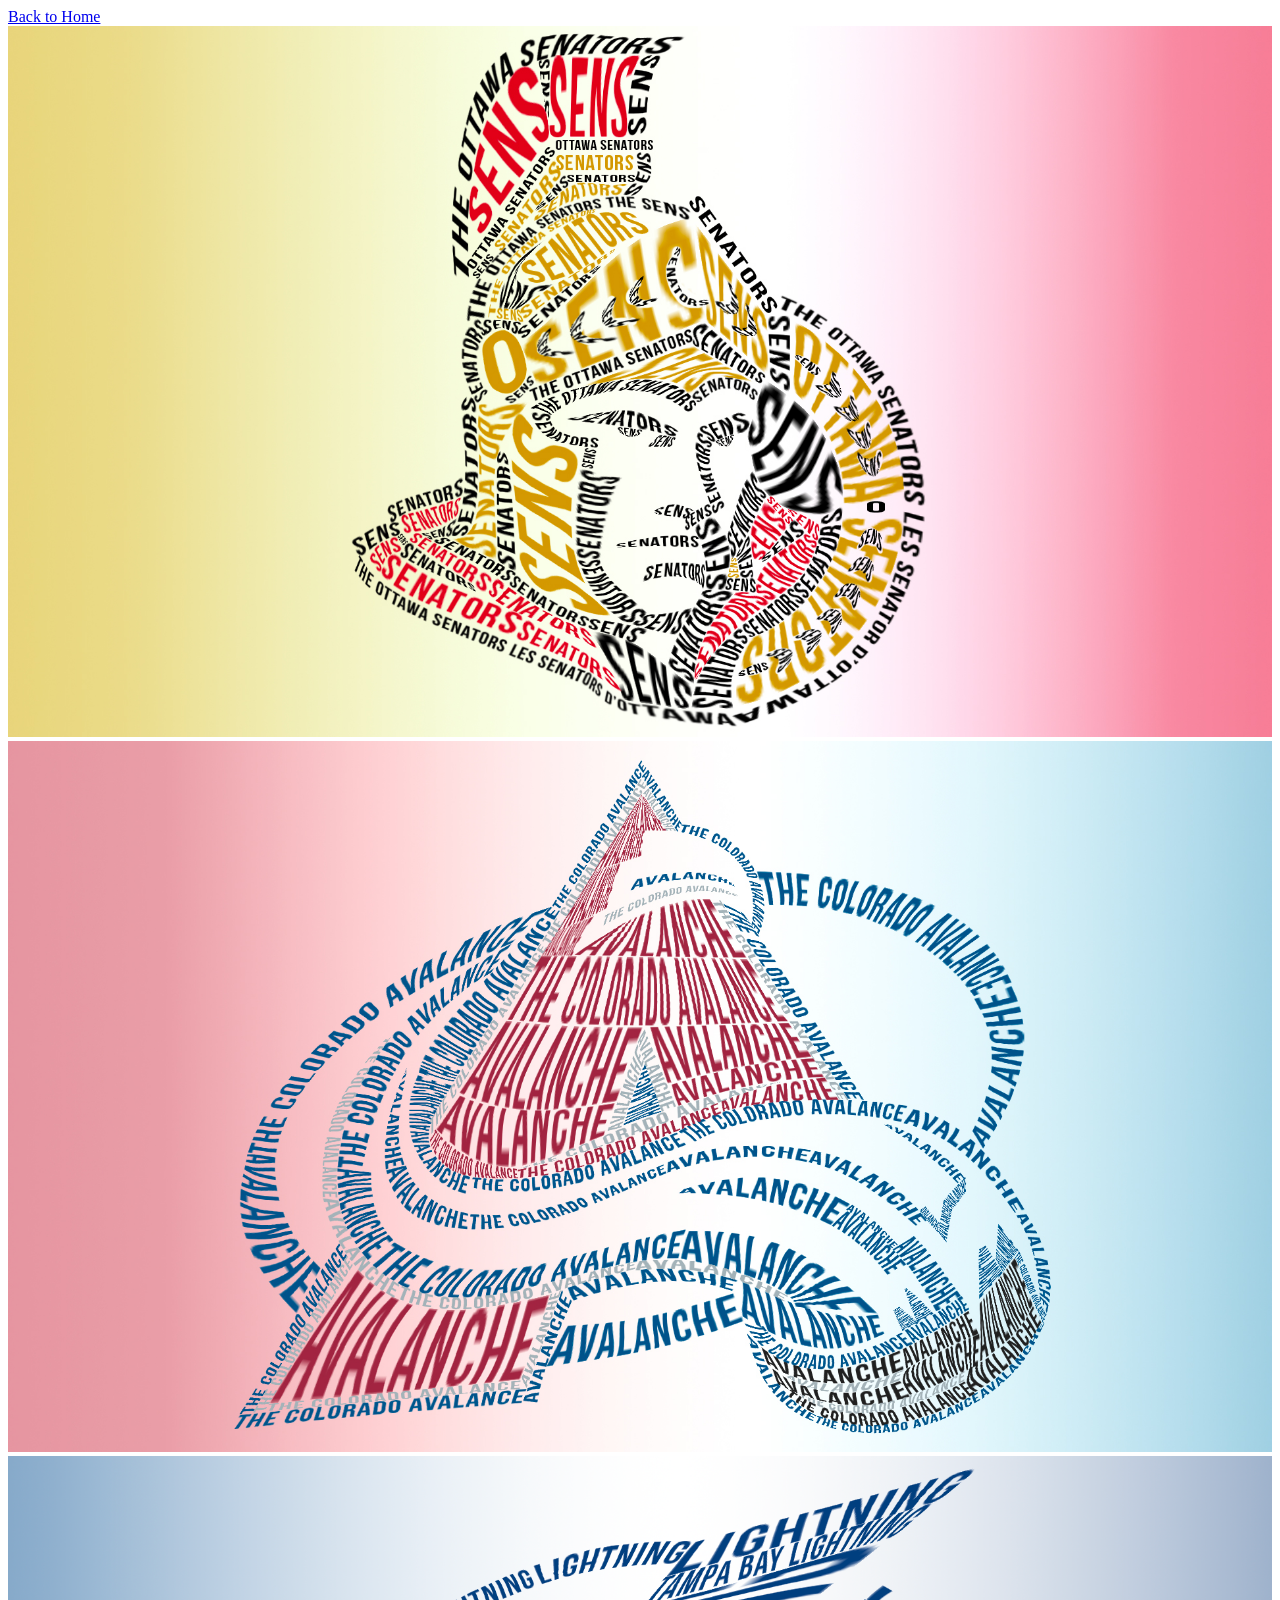
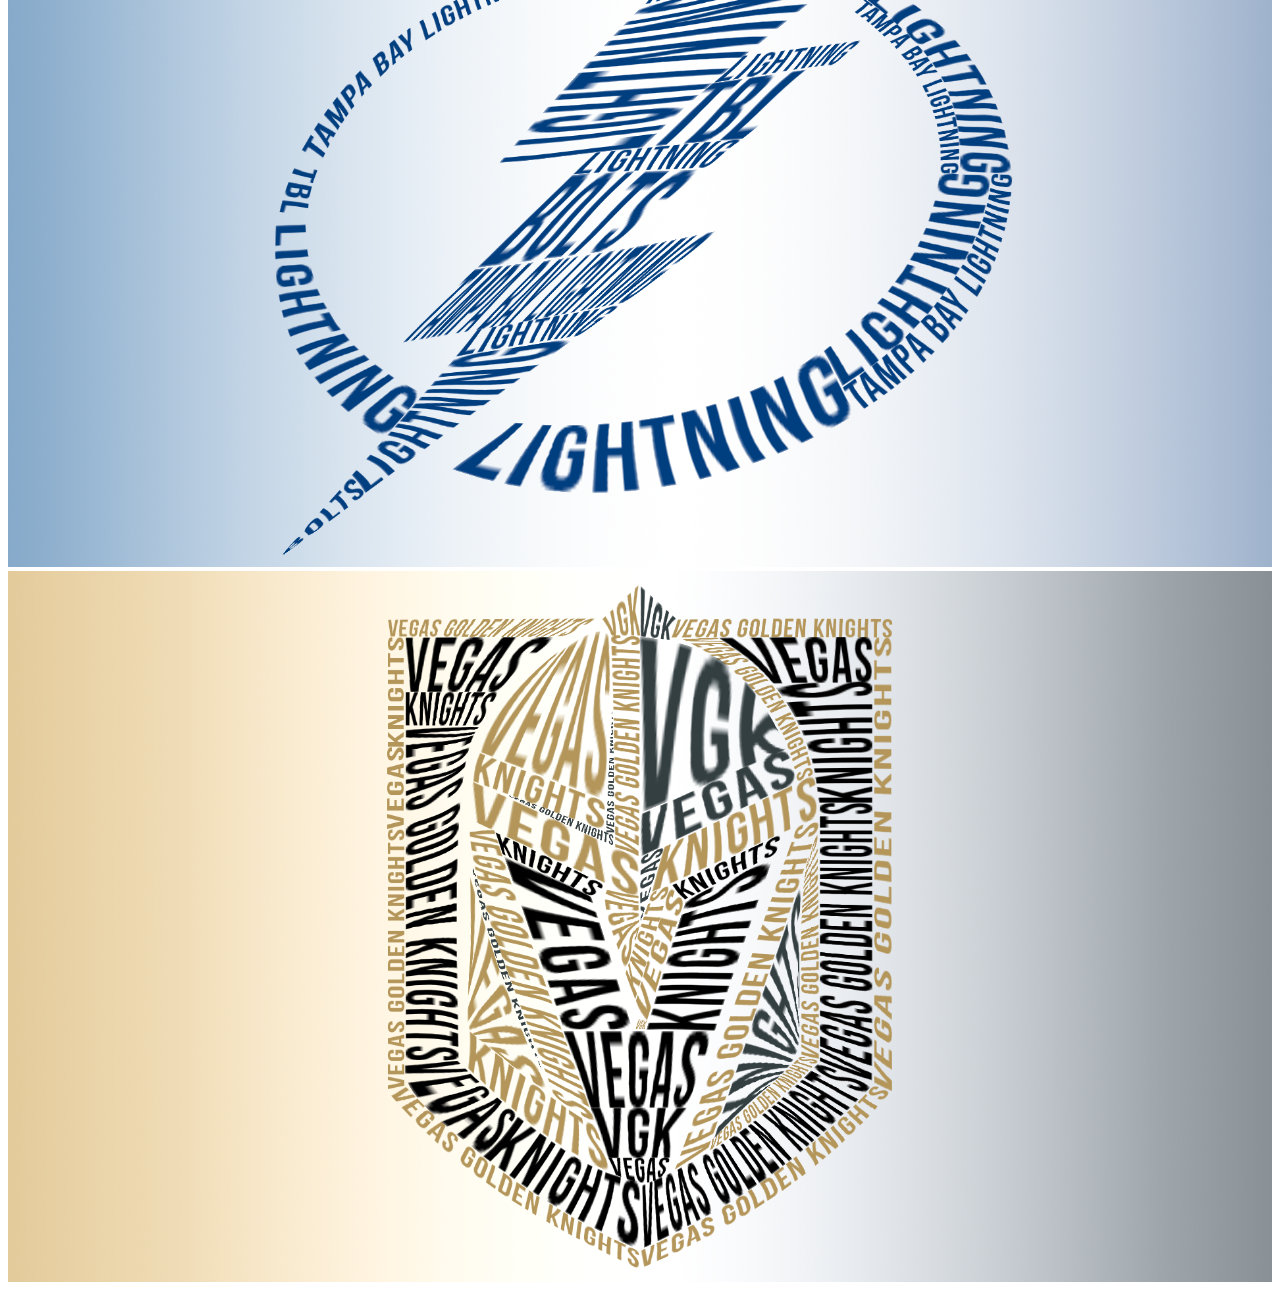
<file: logos.html>
<!DOCTYPE html>
<html lang="en">
<head>
    <meta charset="UTF-8">
    <title>Hockey Logos</title>
    <link rel="stylesheet" href="css/logos.css">
    <meta name="viewport" content="width=device-width, initial-scale=1.0">
</head>
<body>
   <a href="index.html">Back to Home</a>
   <div><img id="sens" src="img/logos/sens%20logo100.jpg" alt="senators"></div>
   <div><img id="avalanche" src="img/logos/avalanche%20logo100.jpg" alt="avalanche"></div>
   <div><img id="lightning" src="img/logos/lightning%20logo100.png" alt="lightning"></div>
   <div><img id="knights" src="img/logos/vegas%20logo100.png" alt="knights"></div>
    
</body>
</html>
</file>
<file: css/main.css>
@import url('https://fonts.googleapis.com/css?family=Dancing+Script:400,700');
@import url('https://fonts.googleapis.com/css?family=Bungee');



/*NAVBAR+HEADER+FOOTER*/
body{
    overflow-x: hidden;
    width: 100%;
}
.navicons{
    width: 77%;
    margin: 0 auto;
}


.loader {
  position: fixed;
  left: 0;
  top: 0;
  background: hsla(45,100%,55%,1);
  width: 100%;
  height: 100%;
  animation: backgroundChange .5s linear 3s forwards, fadeOut .5s linear 5s forwards;
  z-index: 100;
}

.load-text {
  left: 50%;
  top: 50%;
  transform: translate(-50%, -50%);
  position: absolute;
  font-size: 7vmax;
  width: fit-content;
  display: flex;
  animation: colorChange .5s linear 3s forwards;
}

.loaded-text {
  transform: scale(1.5);
  animation: scaleText .5s linear .5s forwards;
}

.loading-text {
  width: 0;
  overflow: hidden;
  animation: expand .5s linear 1.5s forwards;
}

@keyframes scaleText {
  from {transform: scale(1.5)}
  to {transform: scale(1)}
}

@keyframes expand {
  from {width: 0;}
  to {width: 17vmax;}
}

@keyframes backgroundChange {
  from {background-color: hsla(45,100%,55%,1)}
  to {background-color: white}
}

@keyframes colorChange {
  from {color: black}
  to {color: hsla(45,100%,55%,1)}
}

@keyframes fadeOut {
  from {opacity: 1}
  to {
    opacity: 0; 
    z-index: -1;
  }
}
#loader1 {
    display: block;
    position: absolute;
    left: 50%;
    top: 50%;
    width: 50vw;
    height: 50vw;
    margin: -25vw 0 0 -25vw;
    border-radius: 50%;
    border: 3px solid transparent;
    border-top-color: hsla(45,100%,75%,1);
    -webkit-animation: spin 2s linear infinite;
    animation: spin 2s linear infinite;
}

@media only screen and (max-width: 600px){
    #loader1{
        width: 90vw;
        height: 90vw;
        margin: -45vw 0 0 -45vw;
    }
}
#loader1:before {
    content: "";
    position: absolute;
    top: 5px;
    left: 5px;
    right: 5px;
    bottom: 5px;
    border-radius: 50%;
    border: 3px solid transparent;
    border-top-color: hsla(45,100%,75%,1);
    -webkit-animation: spin 3s linear infinite;
    animation: spin 3s linear infinite;
}
#loader1:after {
    content: "";
    position: absolute;
    top: 15px;
    left: 15px;
    right: 15px;
    bottom: 15px;
    border-radius: 50%;
    border: 3px solid transparent;
    border-top-color: hsla(45,100%,75%,1);
    -webkit-animation: spin 1.5s linear infinite;
    animation: spin 1.5s linear infinite;
}
@-webkit-keyframes spin {
    0%   {
        -webkit-transform: rotate(0deg);
        -ms-transform: rotate(0deg);
        transform: rotate(0deg);
    }
    100% {
        -webkit-transform: rotate(360deg);
        -ms-transform: rotate(360deg);
        transform: rotate(360deg);
    }
}
/*
@keyframes scale1 {
    0%{
        transform:scaleZ(1);
    }
    100%{
        transform: scale(2);
    }
}
*/
@keyframes spin {
    0%   {
        -webkit-transform: rotate(0deg);
        -ms-transform: rotate(0deg);
        transform: rotate(0deg);
    }
    100% {
        -webkit-transform: rotate(360deg);
        -ms-transform: rotate(360deg);
        transform: rotate(360deg);
    }
}
.spherediv{
    display: flex;
}
.spheretext{
    width: 50%;
    margin: 12rem 6rem;
    color: hsla(45,100%,55%,1);
    text-shadow: 2px 2px 4px black;
}
.spheretext:after{
    content:" --->";
}
.spheretext:before{
    content: "";
}
.sphere{
    margin: auto;
    width: 50%;
    position: relative;
}
@media only screen and (max-width: 1060px){
    .spherediv{
        display: flex;
        flex-direction: column-reverse;
    }
    .spheretext{
        margin: 0 auto;
        width: 80%;
        text-align: center;
    }
    .spheretext:after{
        content:"";
}
    .spheretext:before{
        content: "^^^";
        white-space: pre;
    }
    .sphere{
        width: 480px;
        margin: 0 auto;
    }
}

.iconimg{
    transform: scale(1);
    transition: transform 300ms;
}
a:hover > .iconimg{
    transition: transform 300ms;
    transform: scale(0.95);
    
}
.spantext, .navicons, ul>a, .iconimg, .a{
    overflow:
}
.spantext{
    margin-top: -6rem;
    padding: 0 auto;
    display: block;
    text-align: center;
    position:absolute;
    font-weight: 600;
    max-height: auto;
    height: auto;
    width: 12%;
    visibility: hidden;
    color: black;
    transform: scale(0.6);
    transition: transform 300ms;
}
a:hover > .spantext{
    visibility: visible;
    font-size: 2vw;
    text-shadow: 0px 0px 10px white;
    transform: scale(1.2);
    transition: transform 300ms;
}
@media only screen and (max-width: 1000px){
    .spantext{
        margin-top:-3rem;
    }
}
@media only screen and (max-width: 575px){
    .spantext{
        visibility: hidden;
    }
    a:hover > .spantext{
        visibility: hidden;
    }
    nav{
        visibility: visible !important;
    }
}
nav{
    visibility: hidden
}
.navimg{
    height:40px;
    width: 275px;
}
@media only screen and (max-width: 675px) and (min-width: 576px){
    .navimg{
        height: 25px;
        width: 170px;
    }
}
a{
    font-weight: 900;
}
a:hover{
    text-decoration: none;
}
header{
    padding: 5rem 0rem 3rem;
    min-height: 40%;
    background-image:linear-gradient(hsla(35,100%,80%,1), hsla(1,0%,100%,1));
    display: flex;
    justify-content: center;
}
.navtext{
    font-weight: 600;
    text-shadow: 2px 2px 10px white;
}
#navbar{
    position: fixed;
    top: 0rem;
    transition: transform 3s;
    z-index: 15;
}
img{
    height: 12vw;
    width: 12vw;
    display: block;
}
h1{
    font-size: 10vw;
}
@media only screen and (max-width: 400px){
/*
    h1{
        font-size: 7vw;
    }
*/
    header{
        display: flex;
        align-items: center;
    }
}
.size-1{
    font-size: 3rem;
    margin-top: 9rem;
    margin-bottom: 2rem;
}
.border-3{
    border-width: 5px !important;
}
main{
/*    margin-top: 56px;*/
}
#canvas_container {
    width: 100%;
    z-index: 0rem;
    background-color: #ffc107;
}

a{
    color:black;
}

/*FOOTER*/
footer{

}
.icons{
    padding: 1rem 0rem 3rem 0rem;
    display: flex;
    flex-direction: row;
    font-family: sans-serif;
}
footer>div>a:hover{
    color:black;
}
.linktext{
    font-size: 2rem;
    font-weight: 400;
}
.b2t{
    margin-top: 10rem;
}
.instagram:hover{
    color: #9b6954;
}
.twitter:hover{
    color: #38A1F3;
}
.linkedin:hover{
    color: #0077B5;
}

/*HOME*/
.title{
    padding-top: 20rem;
    font-family: 'dancing script';
    font-size: 5rem;
}
.toptext1{
    margin-top: 30rem;
}
.toptext2{
    margin-top: 25rem;
}
.toptext3{
    margin-top: 33rem;
}
.toptext4{
    margin-top: 25rem;
}
.me{
    height: auto;
    width: 14rem;
    margin: 0 auto;
    margin-top: 15rem;
}
.thatsme{
    width: 400px;
    height: auto;
    transition: transform 400ms;
    transform: translateX(25rem);
    transition-timing-function: cubic-bezier(.27,.74,.15,.81);
    margin-right: 3rem;
    margin-top: 5rem;
}
.textlink{
    font-weight:normal;
    transition: transform;
}
.textlink:hover{
    text-decoration: none;
    color: black;
    text-shadow: 0px 0px 4px black;
}

@media only screen and (max-width: 1053px){
    .title{
        padding-top: 17rem
    }
    .thatsme{
        width: 200px;
        margin-top: 10rem;
    }
    .me{
        width: 10rem; 
        margin-top: 20rem;
    } 
    .toptext1{
    margin-top: 24rem;
    }
    .toptext2{
        margin-top: 28rem;
    }
    .toptext3{
        margin-top: 27rem;
    }
    .toptext4{
        margin-top: 23rem;
    }
}

@media only screen and (max-width: 586px){
    .thatsme{
        width: 100px;
        margin-top: 15rem;
    }
    .me{
        width: 8rem; 
        margin-top: 14rem;
    }  
    .toptext1{
    margin-top: 24rem;
    }
    .toptext2{
        margin-top: 26rem;
    }
    .toptext3{
        margin-top: 22rem;
    }
    .toptext4{
        margin-top: 23rem;
    }    
    .navicons{
    width: 100%;
    }
}
@media only screen and (max-width: 465px){
    .title{
        font-size: 3rem;
        margin-top: -4rem;
    }
    .sectitle{
        font-size: 1rem;
    }
    .toptext1{
    margin-top: 28rem;
    }
    .toptext2{
        margin-top: 22rem;
    }
    .toptext3{
        margin-top: 25rem;
    }
    .toptext4{
        margin-top: 26rem;
    } 
}



/*ABOUT*/
.sp{
    width: 150px;
    height: auto;
}
html,.aboutmain{
    width:100vw;
    overflow-x: hidden;
}
.about{
    margin: 3rem !important;
    
}
.bgy:nth-last-of-type(even){
    background-color: hsla(45,100%,50%,0.3);
}
.bgy{
    box-shadow: 0px 20px 20px lightgrey;
    height: 30vw;
    display: flex;
    justify-content: space-around;
}
.paragraph{
    width: 70vw;
    margin: auto;
    padding: 0rem 6rem;
}
.image{
    flex: auto;
    width: auto;
    height: 100%;
}
.images2{
    width: 50%;
}
@media only screen and (max-width:974px){
    .paragraph{
        font-size:0.5rem;
        padding: 0rem 1rem;
    }
}
@media only screen and (max-width:450px){
    .paragraph{
        font-size:0.3rem;
        padding: 0rem 1rem;
    }
}

/*SKILLS*/
.skilltext{
    padding: 0rem;
    margin: 0rem;
}
td{
    background-color: hsla(45,100%,85%,1);
    padding: 1rem;
    box-shadow: 5px 5px 10px;
    text-align: justify;
}
td:nth-of-type(odd){
    border-right: 10px solid hsla(45,100%,55%,1);
    background-image: linear-gradient(to right, hsla(45,100%,85%,1), hsla(45,100%,75%,1));
}
td:nth-of-type(even){
    border-left: 10px solid hsla(45,100%,55%,1);
    background-image: linear-gradient(to left, hsla(45,100%,85%,1), hsla(45,100%,75%,1));
}
table{
    width: 90%;
    margin-bottom: 3rem;
}
.skillicon{
    margin: 0.5rem;
    width: 80px;
    height: auto;
}


@media only screen and (min-width: 768px) {
    tr:nth-of-type(even)>td:nth-of-type(even){
        border-right: 10px solid hsla(45,100%,55%,1);
        border-left: none;
        background-image: linear-gradient(to right, hsla(45,100%,85%,1), hsla(45,100%,75%,1));
    }
    tr:nth-of-type(even)>td:nth-of-type(odd){
        border-left: 10px solid hsla(45,100%,55%,1);
        border-right: none;
        background-image: linear-gradient(to left, hsla(45,100%,85%,1), hsla(45,100%,75%,1));
    }
    
}





/*PORTFOLIO*/

.cards{
    width: 80%;
}
.card-body{
    padding: 0rem 0rem 5rem;
    
}
.hello{
    padding-top: 3rem;
    margin-top: 0rem;
}
.beige{
    background-color: hsla(45,100%,85%,1);
}
.card-img-top{
    height: 100%;
    margin-top:0rem;
    box-shadow: 0px 0px 10px black;
    border-radius: 1rem;
}
.overlay {
    display:inline-block;
    position: relative;
    height: 100%;
    margin-top:1rem;
    filter: blur(1.5px);
    border-radius: 1rem;

    
}
.overlay:after {
    content:'';
    top: 0;
    left: 0;
    z-index: 10;
    width: 100%;
    height: 100%;
    display: block;
    position: absolute;
    background: black;
    opacity: 0.5;
    border-radius: 1rem;
}
.overlay:hover:after {
    opacity: 0;
}
.overlay:hover{
    
    filter: blur(0px)
}
.porfrow{
    overflow: hidden;
    height: 100%;
    overflow-x: auto;
    display: flex;
    flex-wrap: nowrap;
}
.shadow{
    box-shadow: 0px 5px 10px darkgrey, inset 0px 35px 20px -30px darkgrey;
}
@media only screen and (max-width: 575px){
    .overlay:after{
        opacity:0;
    }
    .overlay{
        filter: none;
    }
    .doforwhile{
        width: 100%;
        height: 100%;
        margin: 1rem auto 0rem;
        display: block;
    }
}

.contactme{
    border: 3px solid #ffc107;
    padding: 1rem 5rem;
    background: white;
    border-radius: 2rem;
    box-shadow: 0px 0px 10px black;
    color: #ffc107;
    font-family: 'Bungee';
}
.contactme:hover{
    background-color: #ffc107;
    color: white;
}


/*CONTACT*/
.alert{
    color: red;
    font-size:0.7rem;
}
.btn:first-of-type{
    margin-left: 0rem;
}
form{
    width:80%;
    padding-bottom: 8rem;
}
.form{
    background-color: hsla(45,100%,50%,0.3);
    padding-top: 3rem;
}
.graph{
    visibility: hidden;
}
@media only screen and (min-width: 810px){
    fieldset{
        width: 50%;
        padding: 1rem;
    }
    fieldset:nth-child(odd){
        float: left;
    }
    button{
        margin-top: 6rem;
    }
    .btn:first-of-type{
    margin-left: 1rem;
    }
    .alert{
        font-size:1rem;
    }
    .graph{
        visibility: visible;
        width: 100%;
        height: auto;
        box-shadow: 0px 0px 10px black;
        margin: 3rem 0;
    }
}






/*IPHONE ACCESSABILITY*/
@media only screen and (max-width: 414px){
    .toptext1{
        margin-top: 27rem;
    }
    .toptext2{
        margin-top: 24rem;
    }
    .toptext3{
        margin-top: 23rem;
    }
    .toptext4{
        margin-top: 25rem;
    }
}
</file>
<file: css/photoshop.css>
html,body{
    padding: 0;
    margin: 0;
}
img{
    width: 40%;
    margin: auto;
    display: block;
}
h1{
    font-family: sans-serif;
    text-align: center;
}
h2{
    font-family: sans-serif;
    text-align: center;
    font-size: 6vw;
}
.comp{
    width: 80%;
}
@media only screen and (max-width: 800px){
    img, .comp{
        width: 90%;
    }
}
</file>
<file: css/logos.css>
img{
    width: 100%;
}
</file>
